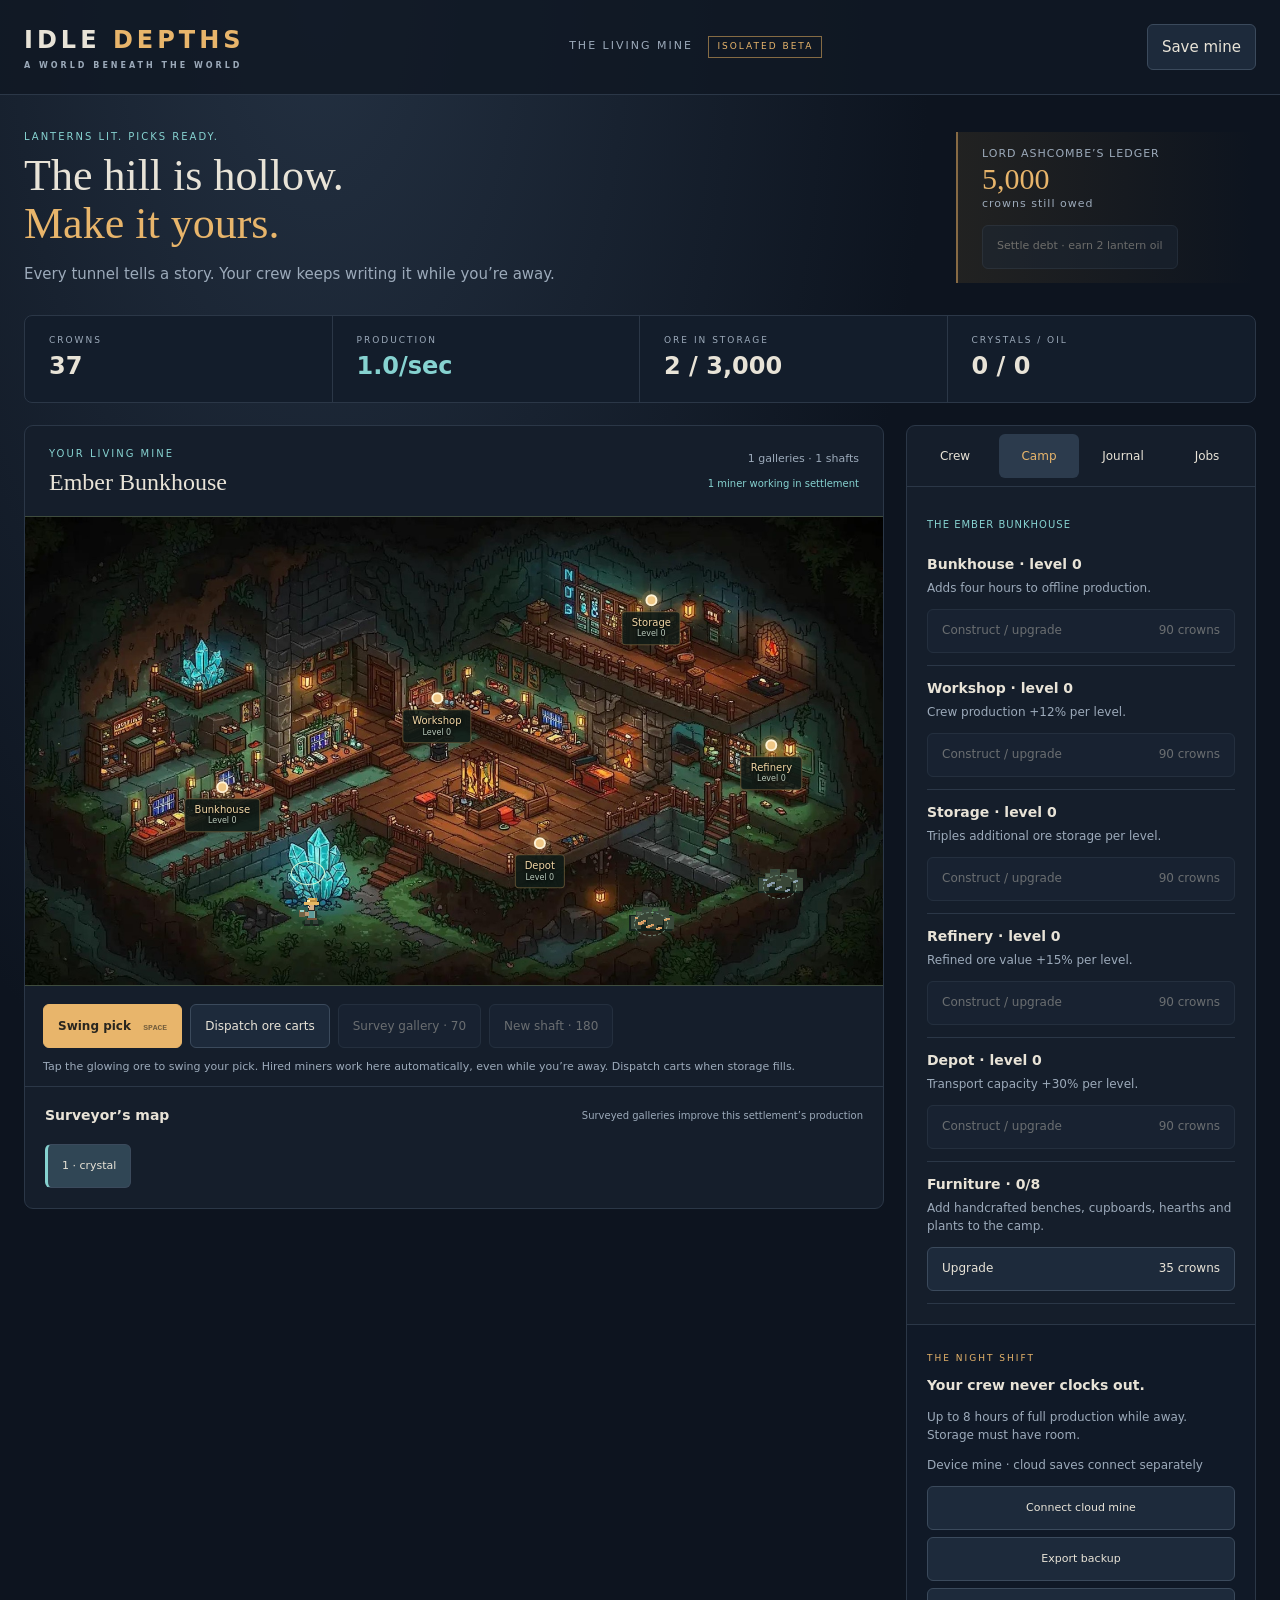
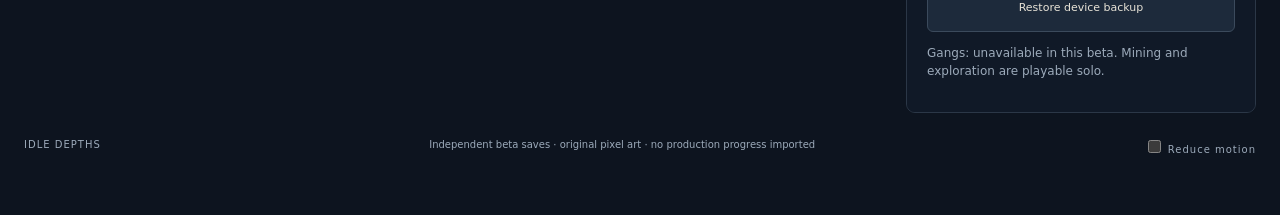
<file: public/living-mine-beta/index.html>
<!doctype html><html lang="en"><head><meta charset="utf-8"><meta name="viewport" content="width=device-width,initial-scale=1,viewport-fit=cover"><meta name="theme-color" content="#111925"><title>IDLE DEPTHS · Living Mine Beta</title><link rel="icon" href="../icon.svg"><link rel="stylesheet" href="style.css"></head><body><header><a class="brand" href="/">IDLE <span>DEPTHS</span><small>A WORLD BENEATH THE WORLD</small></a><div class="beta">THE LIVING MINE <span>ISOLATED BETA</span></div><button id="save">Save mine</button></header><main><section class="intro"><div><p class="eyebrow">LANTERNS LIT. PICKS READY.</p><h1>The hill is hollow.<br><em>Make it yours.</em></h1><p>Every tunnel tells a story. Your crew keeps writing it while you’re away.</p></div><div class="ledger"><small>LORD ASHCOMBE’S LEDGER</small><strong id="debt"></strong><span>crowns still owed</span><button data-action="debt">Settle debt · earn 2 lantern oil</button></div></section><section class="stats" aria-label="Mine resources"><div><small>CROWNS</small><strong id="cash">—</strong></div><div><small>PRODUCTION</small><strong id="rate">—</strong></div><div><small>ORE IN STORAGE</small><strong id="ore">—</strong></div><div><small>CRYSTALS / OIL</small><strong id="crystals">—</strong></div></section><section class="workspace"><div class="mine"><div class="scene-head"><div><p class="eyebrow">YOUR LIVING MINE</p><h2 id="biome">The Cutting</h2></div><div class="scene-tools"><span id="depth"></span><span id="crew-scene-status" class="crew-scene-status" role="status">1 miner at work</span></div></div><div class="canvas-wrap" id="scene-stage"><div id="settlement-scene" class="settlement-scene"><img src="assets/ember-settlement-reference.jpeg" alt="Your furnished underground settlement, with stone terraces, timber walkways, warm lanterns and glowing cyan crystals." width="1536" height="838"><canvas id="settlement-workers" width="768" height="419" aria-label="Animated hired miners working the settlement ore deposits"></canvas><div id="settlement-ores"></div><div id="settlement-hotspots"></div></div></div><div class="mine-controls"><button class="primary" data-action="mine">Swing pick <kbd>SPACE</kbd></button><button data-action="haul">Dispatch ore carts</button><button data-action="explore" id="explore"></button><button data-action="shaft" id="shaft"></button></div><p class="hint">Tap the glowing ore to swing your pick. Hired miners work here automatically, even while you’re away. Dispatch carts when storage fills.</p><div class="map-head"><h3>Surveyor’s map</h3><span>Surveyed galleries improve this settlement’s production</span></div><div id="map" class="map"></div></div><aside><nav aria-label="Mine panels"><button data-tab="crew" aria-selected="false">Crew</button><button data-tab="settlement" aria-selected="true">Camp</button><button data-tab="journal">Journal</button><button data-tab="contracts">Jobs</button></nav><div id="panel"></div><section class="shift"><small>THE NIGHT SHIFT</small><h3>Your crew never clocks out.</h3><p id="offline-info">Up to 8 hours of full production while you’re away.</p><p id="mode">Opening the mine…</p><button id="cloud">Connect cloud mine</button><button id="export">Export backup</button><label class="import">Restore device backup<input id="import" type="file" accept="application/json"></label><p>Gangs: unavailable in this beta. Mining and exploration are playable solo.</p></section></aside></section><footer>IDLE DEPTHS <span>Independent beta saves · original pixel art · no production progress imported</span><label><input type="checkbox" id="motion"> Reduce motion</label></footer></main><div id="toast" role="status" aria-live="polite"></div><script type="module" src="ui.js"></script></body></html>
</file>
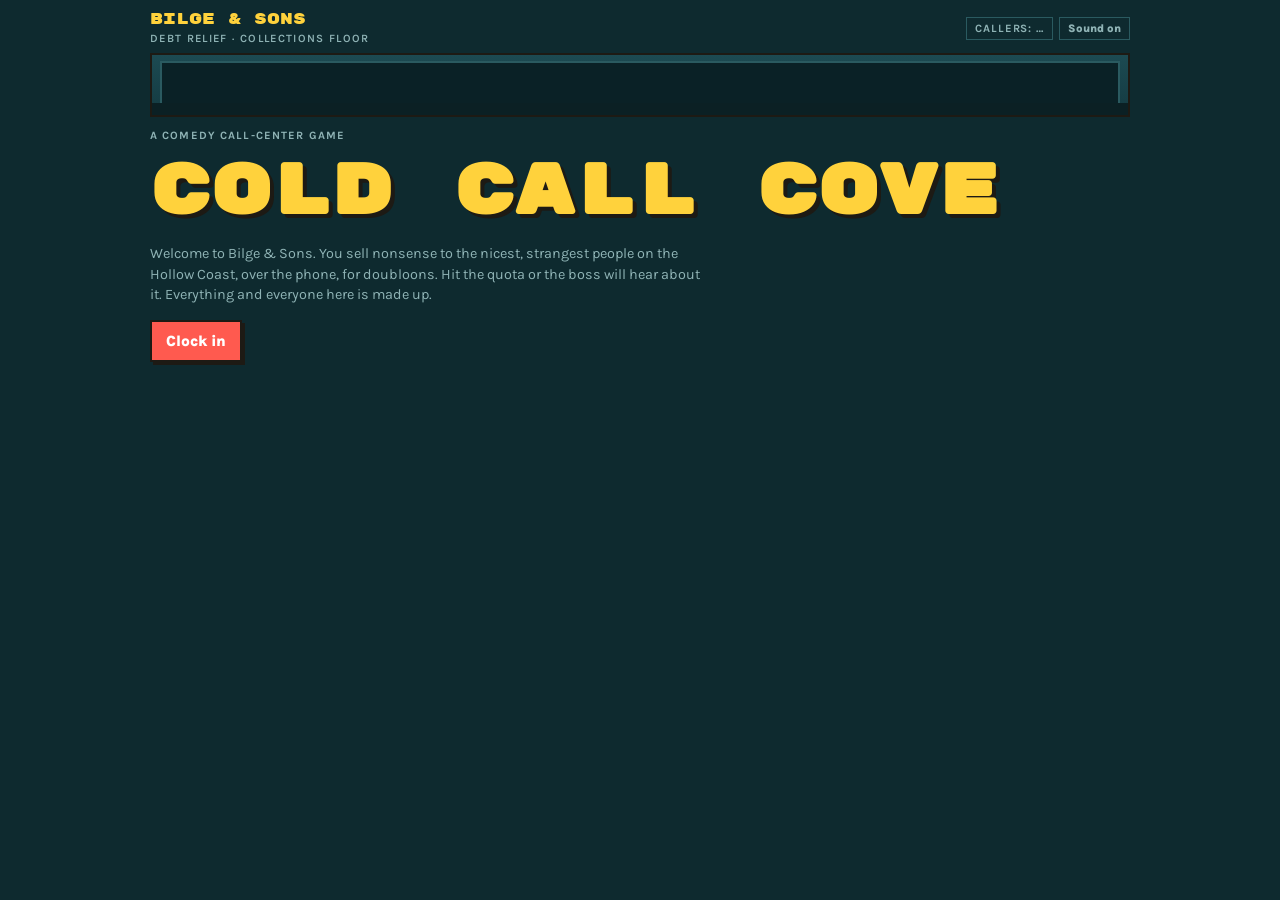
<file: public/scam/index.html>
<!doctype html>
<html lang="en">
<head>
<meta charset="utf-8">
<meta name="viewport" content="width=device-width,initial-scale=1,viewport-fit=cover">
<meta name="theme-color" content="#0e2a2f">
<title>Cold Call Cove</title>
<link rel="stylesheet" href="https://fonts.googleapis.com/css2?family=Rubik+Mono+One&family=Karla:wght@400;600;800&family=VT323&display=swap">
<style>
/* A call-center desk in a harbor town. Teal wall, yellow legal pad, red phone, green CRT. */
:root{
  --wall:#0e2a2f;--wall2:#143a41;--desk:#5a3f28;--paper:#f3e3a4;--ink:#1d1a14;--phone:#d63a2f;
  --crt:#8dffb0;--crt-bg:#06140d;--hot:#ff5a4f;--gold:#ffd23c;--mute:#8fb3b5;--line:#2a5a60;
  --display:"Rubik Mono One","Arial Black",Impact,sans-serif;--body:"Karla",system-ui,sans-serif;--crt-font:"VT323","Courier New",monospace;
  color-scheme:dark;
}
*{box-sizing:border-box}
[hidden]{display:none!important}
html,body{margin:0;background:var(--wall);color:#e8f4f2;font:16px/1.45 var(--body)}
body{min-height:100vh;padding:0 14px calc(40px + env(safe-area-inset-bottom,0px))}
.wrap{max-width:980px;margin:0 auto}
h1,h2,h3{font-family:var(--display);text-transform:uppercase;margin:0;line-height:1.05;letter-spacing:.01em}
p{margin:0}
button{font:800 .95rem var(--body);cursor:pointer;border:2px solid var(--ink);background:var(--paper);color:var(--ink);padding:10px 14px;box-shadow:3px 3px 0 var(--ink);text-align:center}
button:active:not(:disabled){transform:translate(2px,2px);box-shadow:1px 1px 0 var(--ink)}
button:disabled{opacity:.45;cursor:default}
button:focus-visible,input:focus-visible{outline:3px solid var(--gold);outline-offset:2px}
.hot{background:var(--hot);color:#fff}.gold{background:var(--gold)}
.top{display:grid;grid-template-columns:1fr auto;gap:10px;align-items:center;padding-block:12px 8px}
.brand{font:400 .95rem var(--display);color:var(--gold);line-height:1.1}
.brand small{display:block;font:600 .7rem var(--body);color:var(--mute);letter-spacing:.12em;text-transform:uppercase;margin-top:3px}
.tags{display:flex;gap:6px;align-items:center;flex-wrap:wrap;justify-content:flex-end}
.tag{font:700 .7rem var(--body);letter-spacing:.08em;text-transform:uppercase;padding:4px 8px;border:1px solid var(--line);color:var(--mute)}
.tag.ai{border-color:var(--crt);color:var(--crt)}
.snd{padding:4px 8px;font-size:.7rem;box-shadow:none;background:none;color:var(--mute);border:1px solid var(--line)}
.quota{display:grid;gap:4px;margin-bottom:10px}
.quota .row{display:flex;justify-content:space-between;font:800 .8rem var(--body);letter-spacing:.06em;text-transform:uppercase}
.qbar{height:16px;background:#071a1e;border:2px solid var(--ink);position:relative;overflow:hidden}
.qbar i{display:block;height:100%;background:repeating-linear-gradient(45deg,var(--gold) 0 10px,#e0b21c 10px 20px);transition:width .8s cubic-bezier(.2,.9,.3,1)}
.qbar b{position:absolute;right:6px;top:-2px;font:700 .8rem var(--crt-font)}
.office{position:relative;height:64px;margin-bottom:12px;background:linear-gradient(#1c4a52,#143a41);border:2px solid var(--ink);overflow:hidden}
.office .win{position:absolute;inset:6px 8px;background:#0a2126;border:2px solid #2a5a60}
.office .floor{position:absolute;left:0;right:0;bottom:0;height:12px;background:#0b2024}
.boss{position:absolute;bottom:10px;left:-60px;width:44px;height:56px;transition:left 3.2s linear}
.boss.in{left:calc(100% - 70px)}
.boss.warn .eye{fill:#ff5a4f}
.sign{position:absolute;right:12px;top:8px;font:400 .7rem var(--display);color:var(--hot);opacity:0;transition:opacity .2s}
.sign.on{opacity:1;animation:blink .5s steps(2) infinite}
@keyframes blink{50%{opacity:.2}}
.desk{display:grid;grid-template-columns:minmax(0,300px) minmax(0,1fr);gap:14px}
@media(max-width:760px){.desk{grid-template-columns:1fr}}
.card{background:var(--wall2);border:2px solid var(--ink);padding:14px;box-shadow:5px 5px 0 #071a1e;display:grid;gap:10px;align-content:start;min-width:0}
.pad{background:var(--paper);color:var(--ink);border-color:var(--ink)}
.pad h3,.pad h2{color:var(--ink)}
.face{background:#0a2126;border:2px solid var(--ink);display:grid;place-items:center;padding:8px}
.face svg{width:min(60%,150px);height:auto;display:block}
.ring{animation:ring .4s infinite}
@keyframes ring{25%{transform:translateX(-3px) rotate(-2deg)}75%{transform:translateX(3px) rotate(2deg)}}
.eye{animation:bl 4s infinite}
@keyframes bl{0%,94%,100%{transform:scaleY(1)}97%{transform:scaleY(.1)}}
.eye{transform-box:fill-box;transform-origin:center}
.name{font:400 1.05rem var(--display);color:var(--gold)}
.job{font-size:.85rem;color:var(--mute)}
.meter{height:12px;background:#071a1e;border:2px solid var(--ink)}
.meter i{display:block;height:100%;background:linear-gradient(90deg,var(--hot),var(--gold),var(--crt));transition:width .5s}
.pips{display:flex;gap:4px}.pips i{width:100%;height:8px;background:#071a1e;border:1px solid var(--line)}.pips i.on{background:var(--gold)}
.small{font:700 .7rem var(--body);letter-spacing:.1em;text-transform:uppercase;color:var(--mute)}
.pad .small{color:#6b5d2a}
.crt{background:var(--crt-bg);border:3px solid var(--ink);box-shadow:inset 0 0 40px #000,5px 5px 0 #071a1e;color:var(--crt);font:1.35rem/1.15 var(--crt-font);padding:12px;display:grid;grid-template-rows:1fr auto auto;gap:10px;min-height:440px;min-width:0;position:relative}
.crt::after{content:"";position:absolute;inset:0;background:repeating-linear-gradient(0deg,rgba(0,0,0,.18) 0 1px,transparent 1px 3px);pointer-events:none}
.chat{overflow-y:auto;max-height:340px;display:grid;gap:8px;align-content:start;padding-right:4px}
.msg{max-width:92%;white-space:pre-wrap;word-break:break-word}
.msg.c::before{content:attr(data-who) " > ";color:var(--gold)}
.msg.p{justify-self:end;color:#cfe;text-align:right}
.msg.p::before{content:"you > ";color:#5aa}
.msg.sys{color:var(--mute);font-size:1.1rem}
.cursor::after{content:"▮";animation:blink 1s steps(2) infinite}
.tones{display:grid;grid-template-columns:repeat(5,1fr);gap:6px}
.tones button{padding:7px 2px;font-size:.78rem;background:#0d2a1c;color:var(--crt);border-color:var(--crt);box-shadow:none}
.tones button:hover:not(:disabled){background:var(--crt);color:#042}
.inrow{display:grid;grid-template-columns:1fr auto;gap:8px}
.inrow input{font:1.3rem var(--crt-font);background:#031008;color:var(--crt);border:2px solid var(--crt);padding:8px 10px;min-width:0}
.inrow button{background:var(--crt);color:#042;border-color:#042;box-shadow:none}
.actions{display:grid;grid-template-columns:1fr 1fr;gap:8px}
.stamp{position:absolute;inset:0;display:none;place-items:center;pointer-events:none;z-index:3}
.stamp.on{display:grid}
.stamp span{font:400 3rem var(--display);color:var(--hot);border:6px solid var(--hot);padding:6px 18px;transform:rotate(-10deg);animation:stamp .45s cubic-bezier(.2,1.6,.4,1) both;background:rgba(6,20,13,.82)}
.stamp.good span{color:var(--crt);border-color:var(--crt)}
@keyframes stamp{from{transform:rotate(-10deg) scale(3);opacity:0}to{transform:rotate(-10deg) scale(1);opacity:1}}
.coin{position:fixed;width:16px;height:16px;border-radius:50%;background:var(--gold);border:2px solid #8a6a00;z-index:40;pointer-events:none;transition:transform .9s cubic-bezier(.5,0,.7,.3),opacity .9s}
.modal{position:fixed;inset:0;background:rgba(3,12,14,.82);display:none;place-items:center;padding:18px;z-index:30}
.modal.on{display:grid}
.modal>div{max-width:560px;width:100%}
.desktop{background:#1b4b88;border:3px solid var(--ink);padding:14px;display:grid;gap:12px;min-height:240px;color:#fff;font:600 .9rem var(--body)}
.desktop .icons{display:flex;gap:18px;flex-wrap:wrap}
.icon{background:none;border:0;box-shadow:none;color:#fff;text-align:center;padding:4px;width:84px}
.icon i{display:block;width:44px;height:52px;background:#f3f3f3;margin:0 auto 4px;border:2px solid #222;position:relative}
.icon i::after{content:"";position:absolute;left:6px;right:6px;top:10px;height:3px;background:#999;box-shadow:0 8px #999,0 16px #999}
.win98{background:#d8d8d8;color:#111;border:2px solid #fff;border-right-color:#555;border-bottom-color:#555;padding:10px;font:1.1rem var(--crt-font)}
.prog{height:12px;background:#fff;border:2px inset #888}.prog i{display:block;height:100%;background:#1b4b88;width:0;transition:width 1s linear}
.sheet{background:#fff;color:#111;border:3px solid var(--ink);font:.8rem var(--body);display:grid;grid-template-columns:repeat(6,1fr);overflow:hidden;position:absolute;inset:0;z-index:5;align-content:start}
.sheet div{border:1px solid #bbb;padding:3px 6px;white-space:nowrap;overflow:hidden}
.sheet .h{background:#e4e4e4;font-weight:800}
.review{display:grid;gap:12px}
.big{font:400 2.2rem var(--display);color:var(--ink)}
.ups{display:grid;grid-template-columns:repeat(auto-fit,minmax(180px,1fr));gap:10px}
.ups button{text-align:left;display:grid;gap:4px}.ups small{font-weight:600;font-size:.8rem}
.toast{position:fixed;left:50%;top:14px;transform:translate(-50%,-30px);background:var(--hot);color:#fff;font:800 .9rem var(--body);padding:8px 14px;border:2px solid var(--ink);opacity:0;pointer-events:none;transition:.25s;z-index:50;max-width:92vw}
.toast.on{opacity:1;transform:translate(-50%,0)}
.toast.good{background:var(--crt);color:#042}
.title{display:grid;gap:14px;justify-items:start}
.title h1{font-size:clamp(2.2rem,8vw,4.4rem);color:var(--gold);text-shadow:4px 4px 0 var(--ink)}
.note{color:var(--mute);font-size:.9rem;max-width:62ch}
@media(prefers-reduced-motion:reduce){*{animation:none!important;transition:none!important}}
</style>
</head>
<body>
<div class="wrap">
  <div class="top">
    <div class="brand">Bilge &amp; Sons<small>Debt Relief · Collections Floor</small></div>
    <div class="tags"><span class="tag" id="aiTag">Callers: …</span><button class="snd" id="snd">Sound on</button></div>
  </div>
  <div class="quota" id="quota" hidden>
    <div class="row"><span id="dayLbl">Day 1</span><span id="quotaLbl">0 / 350 doubloons</span></div>
    <div class="qbar"><i id="qFill" style="width:0"></i></div>
  </div>
  <div class="office" id="office" aria-hidden="true">
    <div class="win"></div><div class="floor"></div>
    <svg class="boss" id="boss" viewBox="0 0 44 56"><rect x="8" y="20" width="28" height="34" fill="#243b66"/><path d="M18 20 L22 32 L26 20Z" fill="#fff"/><path d="M21 24 h2 v14 h-2z" fill="#d63a2f"/><circle cx="22" cy="12" r="10" fill="#e8c9a8"/><rect x="11" y="3" width="22" height="5" fill="#222"/><circle cx="18" cy="12" r="1.8" class="eye" fill="#111"/><circle cx="26" cy="12" r="1.8" class="eye" fill="#111"/><path d="M17 17 h10" stroke="#222" stroke-width="2"/></svg>
    <div class="sign" id="sign">BOSS INCOMING</div>
  </div>
  <main id="screen"></main>
</div>
<div class="modal" id="peek"><div></div></div>
<div class="toast" id="toast"></div>

<script type="module">
import { CALLERS, CALLER_IDS, PRODUCTS, TONES, TURNS } from "./callers.js";

const $ = id => document.getElementById(id);
const el = (t, c, x) => { const e = document.createElement(t); if (c) e.className = c; if (x != null) e.textContent = x; return e; };
const pick = a => a[Math.floor(Math.random() * a.length)];
const shuffle = a => { a = a.slice(); for (let i = a.length - 1; i > 0; i--) { const j = Math.floor(Math.random() * (i + 1)); [a[i], a[j]] = [a[j], a[i]]; } return a; };
const wait = ms => new Promise(r => setTimeout(r, ms));
const store = { get(k) { try { return JSON.parse(localStorage.getItem(k)); } catch { return null; } }, set(k, v) { try { localStorage.setItem(k, JSON.stringify(v)); } catch {} } };

// ---- sound ----
const Snd = { ctx: null, on: store.get("cc_snd") !== false,
  init() { if (!this.ctx) { try { this.ctx = new (window.AudioContext || window.webkitAudioContext)(); } catch {} } if (this.ctx && this.ctx.state === "suspended") this.ctx.resume(); },
  tone(f, d, type = "square", v = .05, at = 0) { if (!this.on || !this.ctx) return; const c = this.ctx, o = c.createOscillator(), g = c.createGain(), t = c.currentTime + at; o.type = type; o.frequency.value = f; g.gain.setValueAtTime(v, t); g.gain.exponentialRampToValueAtTime(.0001, t + d); o.connect(g).connect(c.destination); o.start(t); o.stop(t + d + .02); },
  blip() { this.tone(300 + Math.random() * 200, .04, "square", .025); },
  ring() { for (let i = 0; i < 4; i++) { this.tone(880, .09, "square", .05, i * .14); this.tone(660, .09, "square", .05, i * .14 + .07); } },
  ding() { this.tone(988, .12, "square", .06); this.tone(1319, .3, "square", .06, .1); },
  buzz() { this.tone(110, .35, "sawtooth", .07); },
  click() { this.tone(200, .05, "square", .05); },
};
$("snd").onclick = () => { Snd.init(); Snd.on = !Snd.on; store.set("cc_snd", Snd.on); $("snd").textContent = Snd.on ? "Sound on" : "Sound off"; };
$("snd").textContent = Snd.on ? "Sound on" : "Sound off";
function toast(m, good) { const t = $("toast"); t.textContent = m; t.className = "toast on" + (good ? " good" : ""); clearTimeout(toast.t); toast.t = setTimeout(() => t.classList.remove("on"), 2600); }

// ---- the people: faces are drawn from the cast data ----
function faceSVG(c) {
  const hairBack = { bun: `<circle cx="60" cy="14" r="12" fill="${c.hair}"/>`, wrap: "", curly: "" }[c.style] || "";
  const top = {
    bun: `<path d="M26 56 C24 24 96 24 94 56 C84 38 36 38 26 56Z" fill="${c.hair}"/>`,
    cap: `<path d="M24 50 C26 20 94 20 96 50Z" fill="${c.accent}"/><rect x="20" y="46" width="52" height="8" rx="3" fill="${c.accent}"/>`,
    slick: `<path d="M26 54 C24 18 96 18 94 54 C86 34 40 32 26 54Z" fill="${c.hair}"/>`,
    swoop: `<path d="M26 58 C22 16 100 14 94 52 C80 34 52 30 26 58Z" fill="${c.hair}"/>`,
    curly: [..."0123456"].map((_, i) => `<circle cx="${30 + i * 10}" cy="${30 - Math.abs(3 - i) * 3}" r="10" fill="${c.hair}"/>`).join(""),
    bob: `<path d="M24 80 C14 20 106 20 96 80 L88 80 C90 44 30 44 32 80Z" fill="${c.hair}"/>`,
    wrap: `<path d="M24 52 C22 14 98 14 96 52Z" fill="${c.accent}"/><circle cx="60" cy="18" r="6" fill="${c.hair}"/>`,
  }[c.style];
  const hat = c.hat ? `<path d="M70 18 l22 -8 l-6 16Z" fill="${c.accent}"/>` : "";
  const must = c.mustache ? `<path d="M44 72 C52 66 68 66 76 72 C68 76 52 76 44 72Z" fill="${c.hair}"/>` : "";
  const beard = c.beard ? `<path d="M30 70 C34 110 86 110 90 70 C80 84 40 84 30 70Z" fill="${c.hair}"/>` : "";
  const glasses = c.glasses ? `<g fill="none" stroke="#222" stroke-width="2.4"><circle cx="46" cy="58" r="9"/><circle cx="74" cy="58" r="9"/><path d="M55 58 h10"/></g>` : "";
  return `<svg viewBox="0 0 120 140" aria-hidden="true">
    <path d="M10 140 C12 108 34 100 60 100 C86 100 108 108 110 140Z" fill="${c.accent}"/>
    <rect x="50" y="86" width="20" height="18" fill="${c.skin}" style="filter:brightness(.86)"/>${hairBack}
    <ellipse cx="60" cy="58" rx="34" ry="38" fill="${c.skin}"/>${top}${hat}
    <circle cx="46" cy="58" r="3.2" class="eye" fill="#1a1410"/><circle cx="74" cy="58" r="3.2" class="eye" fill="#1a1410"/>${glasses}
    <path d="M40 46 h12 M68 46 h12" stroke="${c.hair}" stroke-width="3" stroke-linecap="round" opacity=".8"/>
    ${beard}<ellipse id="mouth" cx="60" cy="80" rx="9" ry="2.2" fill="#6b2a2a"/>${must}
  </svg>`;
}
function setMouth(open) { const m = document.getElementById("mouth"); if (m) m.setAttribute("ry", open ? 6 : 2.2); }

// ---- game state ----
const QUOTAS = [350, 650, 1000], CALLS = 4;
const UPS = { headset: { n: "Good headset", d: "Callers start with +10 trust." }, mug: { n: "Lucky mug", d: "Every deal pays 15% more." }, binder: { n: "Script binder", d: "Shows what each caller likes, without peeking." } };
let G = null, aiMode = null;

function newGame() { return { day: 0, earned: 0, total: 0, ups: {}, fines: 0, queue: [], idx: 0, product: null, call: null }; }
function showTitle() {
  G = null; $("quota").hidden = true;
  const s = $("screen"); s.innerHTML = "";
  const t = el("div", "title");
  t.append(el("p", "small", "A comedy call-center game"), el("h1", "", "Cold Call Cove"));
  t.append(el("p", "note", "Welcome to Bilge & Sons. You sell nonsense to the nicest, strangest people on the Hollow Coast, over the phone, for doubloons. Hit the quota or the boss will hear about it. Everything and everyone here is made up."));
  const best = store.get("cc_best") || 0;
  if (best) t.append(el("p", "small", "Best career: " + best + " doubloons"));
  const go = el("button", "hot", "Clock in"); go.onclick = () => { Snd.init(); Snd.click(); G = newGame(); nextDay(); };
  t.append(go);
  s.append(t);
}

function setQuota() {
  $("quota").hidden = false; const q = QUOTAS[G.day - 1];
  $("dayLbl").textContent = "Day " + G.day + " of " + QUOTAS.length + " · call " + Math.min(G.idx + 1, CALLS) + "/" + CALLS;
  $("quotaLbl").textContent = Math.round(G.earned) + " / " + q + " doubloons";
  $("qFill").style.width = Math.min(100, G.earned / q * 100) + "%";
}
function nextDay() {
  G.day++; G.earned = 0; G.idx = 0; G.fines = 0;
  G.queue = shuffle(CALLER_IDS).slice(0, CALLS); G.product = pick(Object.keys(PRODUCTS));
  setQuota();
  const p = PRODUCTS[G.product], s = $("screen"); s.innerHTML = "";
  const c = el("div", "card pad");
  c.append(el("p", "small", "Morning briefing · Day " + G.day), el("h2", "", "Today we sell: " + p.name));
  c.append(el("p", "", `It ${p.pitch}. List price ${p.price} doubloons. Your quota is ${QUOTAS[G.day - 1]}. You have ${CALLS} calls. Callers may haggle, stall, or hang up.`));
  c.append(el("p", "small", "Boss patrols this floor. When he's on his way, hit Look Busy."));
  const b = el("button", "hot", "Take the first call"); b.onclick = () => { Snd.init(); Snd.click(); ring(); };
  c.append(b); s.append(c);
}

// ---- a call ----
async function ring() {
  const id = G.queue[G.idx], c = CALLERS[id]; setQuota();
  const s = $("screen"); s.innerHTML = "";
  const card = el("div", "card pad");
  card.append(el("p", "small", "Incoming call"), el("h2", "", "Ring ring…"));
  const f = el("div", "face ring"); f.innerHTML = faceSVG(c); card.append(f);
  card.append(el("p", "", "Unknown caller from the Cove."));
  const a = el("button", "hot", "Answer"); const stop = ringLoop(); a.onclick = () => { stop(); startCall(id); };
  card.append(a); s.append(card);
}
function ringLoop() { let on = true; (async () => { while (on) { Snd.ring(); await wait(1500); } })(); return () => { on = false; }; }

function startCall(id) {
  Snd.init(); Snd.click();
  const c = CALLERS[id], s = $("screen"); s.innerHTML = "";
  const call = G.call = { id, turn: 0, trust: 15 + (G.ups.headset ? 10 : 0), history: [], busy: false, done: false, peeked: new Set(), patrol: null };
  const wrap = el("div", "desk");
  // left: the caller
  const left = el("div", "card");
  const face = el("div", "face"); face.innerHTML = faceSVG(c);
  left.append(face, el("div", "name", c.name), el("div", "job", c.job));
  left.append(el("p", "small", "Trust"));
  const m = el("div", "meter"); const mi = el("i"); mi.style.width = call.trust + "%"; m.append(mi); left.append(m);
  left.append(el("p", "small", "Patience"));
  const pips = el("div", "pips"); for (let i = 0; i < TURNS; i++) pips.append(el("i", "on")); left.append(pips);
  if (G.ups.binder) left.append(el("p", "note", `Likes ${c.weak}. Hates ${c.hates}.`));
  const acts = el("div", "actions"); const peek = el("button", "", "Peek at screen"), busy = el("button", "gold", "Look busy"); acts.append(peek, busy); left.append(acts);
  // right: the CRT
  const crt = el("div", "crt");
  const chat = el("div", "chat"); crt.append(chat);
  const tones = el("div", "tones"); const labels = { charm: "Charm", flatter: "Flatter", pressure: "Pressure", facts: "Facts", silly: "Silly" };
  TONES.forEach(t => { const b = el("button", "", labels[t]); b.dataset.t = t; tones.append(b); }); crt.append(tones);
  const row = el("form", "inrow"); const inp = el("input"); inp.id = "line"; inp.placeholder = "Type your pitch, or tap a tone"; inp.maxLength = 200; inp.autocomplete = "off";
  const sendBtn = el("button", "", "Send"); sendBtn.type = "submit"; row.append(inp, sendBtn); crt.append(row);
  const stamp = el("div", "stamp"); crt.append(stamp);
  const sheet = el("div", "sheet"); sheet.hidden = true; fillSheet(sheet); crt.append(sheet);
  wrap.append(left, crt); s.append(wrap);
  call.ui = { chat, mi, pips, tones, inp, sendBtn, stamp, sheet, face };
  const lock = on => { call.busy = on; inp.disabled = sendBtn.disabled = on; for (const b of tones.children) b.disabled = on; };
  call.lock = lock;

  const hang = el("button", "", "Hang up"); hang.type = "button"; hang.onclick = () => endCall("You hung up.", false); row.append(hang);
  row.style.gridTemplateColumns = "1fr auto auto";
  call.lastTone = "charm";
  tones.onclick = e => { const b = e.target.closest("button"); if (b && !call.busy) { call.lastTone = b.dataset.t; send(b.dataset.t, inp.value.trim()); } };
  row.onsubmit = e => { e.preventDefault(); if (call.busy) return; send(call.lastTone, inp.value.trim()); };
  peek.onclick = () => openPeek(c, call);
  busy.onclick = () => toggleBusy();
  window.onkeydown = e => { if (e.key === "Escape") toggleBusy(); };

  say(call, c.greet, c.name).then(() => { lock(false); inp.focus(); });
  lock(true); schedulePatrol(call);
}

function fillSheet(sh) {
  sh.innerHTML = "";
  const hdr = ["Account", "Region", "Q3", "Q4", "Var", "Notes"]; hdr.forEach(h => sh.append(el("div", "h", h)));
  const rows = [["Brine-0417", "North", "1,204", "1,311", "+107", "ok"], ["Brine-0422", "Harbor", "904", "880", "-24", "check"], ["Kelp-0031", "Salt", "2,400", "2,455", "+55", "ok"], ["Kelp-0044", "Reef", "310", "301", "-9", "n/a"], ["Tide-1109", "North", "1,822", "1,990", "+168", "ok"], ["Tide-1120", "Dock", "77", "95", "+18", "ok"], ["Fog-0005", "Pier", "5,010", "5,100", "+90", "FINAL_v7"]];
  rows.forEach(r => r.forEach(x => sh.append(el("div", "", x))));
}
function toggleBusy() { const call = G && G.call; if (!call || !call.ui) return; call.ui.sheet.hidden = !call.ui.sheet.hidden; Snd.click(); }

async function say(call, text, who) {
  const m = el("div", "msg c cursor"); m.dataset.who = who.split(" ").slice(-1)[0].toLowerCase();
  call.ui.chat.append(m);
  for (let i = 1; i <= text.length; i++) { m.textContent = text.slice(0, i); if (i % 2) { setMouth(text[i - 1] !== " "); Snd.blip(); } call.ui.chat.scrollTop = 1e6; await wait(24); }
  setMouth(false); m.classList.remove("cursor");
}
const CANNED = {
  charm: ["Good morning! You have such a lovely voice. Do you have a minute for a little something?", "Hello, friend! I'm calling about an exclusive offer made for people just like you."],
  flatter: ["I can tell I'm speaking to a person of real taste and judgment. May I show you something special?", "People say you're the smartest in the Cove. I believe it already."],
  pressure: ["This offer ends in ten minutes, and I can't hold it. Do you want it or not?", "Everyone on your street already signed up. Don't be the last one."],
  facts: ["Studies show 9 in 10 harbor residents are not fully covered. The numbers are very clear.", "According to our records, you qualify. Here is exactly how it works."],
  silly: ["Would you like to hear about a deal so good it's illegal in at least two puddles?", "Quick question: have you ever wanted to own a small piece of absolutely nothing?"],
};

async function send(tone, text) {
  const call = G.call, c = CALLERS[call.id], prod = PRODUCTS[G.product];
  if (call.busy || call.done) return;
  if (!text) text = pick(CANNED[tone]);
  call.ui.inp.value = ""; call.lock(true); Snd.click();
  const pm = el("div", "msg p", text); call.ui.chat.append(pm); call.ui.chat.scrollTop = 1e6;
  call.turn++; for (let i = 0; i < TURNS; i++) call.ui.pips.children[i].classList.toggle("on", i < TURNS - call.turn);
  const thinking = el("div", "msg sys", "…"); call.ui.chat.append(thinking);
  let r;
  try {
    const res = await fetch("/api/scam/talk", { method: "POST", headers: { "content-type": "application/json" }, body: JSON.stringify({ caller: call.id, product: G.product, history: call.history, text, tone, trust: Math.round(call.trust), turn: call.turn }) });
    r = await res.json(); if (!res.ok) throw new Error(r.error);
  } catch { r = { say: pick(c.lines), trust_delta: 0, deal: null, hangup: false, mode: "script" }; }
  thinking.remove();
  setAI(r.mode);
  call.history.push({ r: "p", t: text }); call.history.push({ r: "c", t: r.say });
  call.trust = Math.max(0, Math.min(100, call.trust + r.trust_delta)); call.ui.mi.style.width = call.trust + "%";
  await say(call, r.say, c.name);
  if (r.deal) { await closeDeal(call, r.deal); return; }
  if (r.hangup) { await endCall(c.name + " hung up.", false); return; }
  if (call.turn >= TURNS) { await endCall("Out of patience. " + c.name + " hung up.", false); return; }
  call.lock(false); call.ui.inp.focus();
}
function setAI(mode) { if (!mode) return; aiMode = mode; const t = $("aiTag"); t.textContent = mode === "ai" ? "Callers: AI" : "Callers: scripted"; t.classList.toggle("ai", mode === "ai"); }

async function closeDeal(call, amount) {
  call.done = true; const pay = Math.round(amount * (G.ups.mug ? 1.15 : 1));
  call.ui.stamp.innerHTML = ""; call.ui.stamp.className = "stamp on good"; call.ui.stamp.append(el("span", "", "SOLD +" + pay)); Snd.ding();
  coins(call.ui.stamp); G.earned += pay; G.total += pay; setQuota();
  await wait(1700); call.ui.stamp.className = "stamp"; afterCall("Deal closed: " + pay + " doubloons.");
}
async function endCall(msg, deal) {
  const call = G.call; if (call.done) return; call.done = true; call.lock(true);
  call.ui.stamp.innerHTML = ""; call.ui.stamp.className = "stamp on"; call.ui.stamp.append(el("span", "", "NO SALE")); Snd.buzz();
  await wait(1400); call.ui.stamp.className = "stamp"; afterCall(msg);
}
function coins(from) {
  const r = from.getBoundingClientRect(), q = $("qFill").getBoundingClientRect();
  for (let i = 0; i < 12; i++) { const c = el("div", "coin"); c.style.left = r.left + r.width / 2 + "px"; c.style.top = r.top + r.height / 2 + "px"; document.body.append(c);
    requestAnimationFrame(() => { c.style.transform = `translate(${q.left - r.left - r.width / 2 + Math.random() * 60}px,${q.top - r.top - r.height / 2}px) scale(.5)`; c.style.opacity = .1; }); setTimeout(() => c.remove(), 1000); }
}
function afterCall(msg) {
  clearTimeout(G.call.patrolT); stopPatrol(); window.onkeydown = null;
  G.idx++; setQuota();
  const s = $("screen"); s.innerHTML = "";
  const c = el("div", "card pad"); c.append(el("p", "small", "Call ended"), el("h2", "", msg));
  const last = G.idx >= CALLS;
  const b = el("button", "hot", last ? "End of shift" : "Next call"); b.onclick = () => { Snd.init(); Snd.click(); last ? review() : ring(); };
  c.append(b); s.append(c);
}

// ---- the boss: he walks past, and if you aren't looking busy it costs you ----
function schedulePatrol(call) { call.patrolT = setTimeout(() => patrol(call), 18000 + Math.random() * 16000); }
async function patrol(call) {
  if (!G || G.call !== call || call.done) return;
  const boss = $("boss"), sign = $("sign"); sign.classList.add("on"); boss.classList.add("warn"); Snd.tone(220, .2, "square", .06);
  boss.classList.add("in"); await wait(3300); sign.classList.remove("on");
  if (!G || G.call !== call) { stopPatrol(); return; }
  const busy = call.ui && !call.ui.sheet.hidden;
  if (busy) { toast("Boss: 'Good. Busy.'", true); }
  else if (!call.done) { G.earned = Math.max(0, G.earned - 40); G.fines += 40; setQuota(); Snd.buzz(); toast("Caught slacking! Fined 40 doubloons."); }
  await wait(900); stopPatrol();
  if (G && G.call === call && !call.done) schedulePatrol(call);
}
function stopPatrol() { const boss = $("boss"); boss.style.transition = "none"; boss.classList.remove("in", "warn"); $("sign").classList.remove("on"); void boss.offsetWidth; boss.style.transition = ""; }

// ---- peeking at their screen ----
function openPeek(c, call) {
  const m = $("peek"), box = m.firstElementChild; box.innerHTML = "";
  const d = el("div", "desktop"); d.append(el("b", "", "REMOTE VIEW · " + c.name + "'s computer"));
  const icons = el("div", "icons"); const out = el("div", "win98", "Click a file to look inside.");
  c.hints.forEach((h, i) => {
    const b = el("button", "icon"); b.append(el("i"), el("span", "", ["diary", "browser", "files"][i]));
    b.onclick = () => { out.innerHTML = ""; out.append(el("div", "", "Opening…")); const p = el("div", "prog"), pi = el("i"); p.append(pi); out.append(p); requestAnimationFrame(() => pi.style.width = "100%"); Snd.click();
      setTimeout(() => { out.textContent = h; call.peeked.add(i); }, 1000); };
    icons.append(b);
  });
  const close = el("button", "gold", "Close"); close.onclick = () => m.classList.remove("on");
  d.append(icons, out, close); box.append(d); m.classList.add("on");
}

// ---- end of day ----
function review() {
  const q = QUOTAS[G.day - 1], ok = G.earned >= q, s = $("screen"); s.innerHTML = "";
  const c = el("div", "card pad review");
  c.append(el("p", "small", "Boss review · Day " + G.day), el("div", "big", ok ? "QUOTA MET" : "QUOTA MISSED"));
  c.append(el("p", "", `You brought in ${Math.round(G.earned)} of ${q} doubloons${G.fines ? ` after ${G.fines} in fines` : ""}.`));
  c.append(el("p", "", ok ? pick(["Mr. Gruel: 'Acceptable. Don't let it go to your head.'", "Mr. Gruel: 'You may keep your desk. And the mug.'", "Mr. Gruel: 'Sold some nonsense today. Proud of you.'"]) : pick(["Mr. Gruel: 'I've seen better numbers on a sinking ship.'", "Mr. Gruel: 'Pack your things. The crab is taking your desk.'"])));
  if (!ok) {
    const best = Math.max(store.get("cc_best") || 0, G.total); store.set("cc_best", best);
    c.append(el("p", "small", "Career total: " + G.total + " doubloons"));
    const b = el("button", "hot", "Back to the lobby"); b.onclick = showTitle; c.append(b);
  } else if (G.day >= QUOTAS.length) {
    const best = Math.max(store.get("cc_best") || 0, G.total); store.set("cc_best", best);
    c.append(el("div", "big", "YOU WIN"), el("p", "", `Three days, ${G.total} doubloons, and the boss has run out of insults.`));
    const b = el("button", "hot", "Play again"); b.onclick = showTitle; c.append(b);
  } else {
    c.append(el("p", "small", "Pick a raise"));
    const ups = el("div", "ups");
    Object.entries(UPS).filter(([k]) => !G.ups[k]).forEach(([k, u]) => { const b = el("button", "", u.n); b.append(el("small", "", u.d)); b.onclick = () => { G.ups[k] = 1; Snd.ding(); nextDay(); }; ups.append(b); });
    if (!ups.children.length) { const b = el("button", "hot", "Next day"); b.onclick = nextDay; ups.append(b); }
    c.append(ups);
  }
  s.append(c);
}

showTitle();
</script>
</body>
</html>
</file>
<file: public/living-mine-beta/style.css>
:root{color-scheme:dark;--bg:#0d141f;--panel:#151e2b;--line:#2b3747;--text:#e8e3d7;--muted:#9caaba;--amber:#e8b56b;--cyan:#86d2d0}*{box-sizing:border-box}body{margin:0;background:radial-gradient(ellipse at 25% 0,#233041 0,transparent 45%),var(--bg);font:15px/1.5 system-ui,sans-serif;color:var(--text)}button,.import{font:inherit;border:1px solid #3b4a5c;background:#1d2a3b;color:var(--text);padding:11px 14px;min-height:44px;border-radius:6px;cursor:pointer;transition:background .15s}button:hover{background:#304259}button:focus-visible,a:focus-visible,input:focus-visible{outline:3px solid var(--cyan);outline-offset:3px}button:disabled{opacity:.4;cursor:default}header{display:flex;align-items:center;justify-content:space-between;gap:15px;padding:22px max(24px,calc((100vw - 1440px)/2));border-bottom:1px solid var(--line);background:#101824d9}.brand{font-size:24px;font-weight:900;letter-spacing:4px;color:var(--text);text-decoration:none}.brand span{color:var(--amber)}.brand small{display:block;font-size:8px;letter-spacing:3px;color:var(--muted);margin-top:2px}.beta{font-size:11px;letter-spacing:2px;color:var(--muted)}.beta span{display:inline-block;border:1px solid #856b44;color:var(--amber);padding:3px 8px;margin-left:10px;font-size:9px}main{max-width:1440px;margin:auto;padding:34px 24px}.intro{display:flex;justify-content:space-between;gap:24px;align-items:center;margin-bottom:30px}.eyebrow{font-size:10px;letter-spacing:2px;color:var(--cyan);margin:0 0 8px}h1{font-family:Georgia,serif;font-size:44px;line-height:1.1;margin:0 0 14px;font-weight:normal}h1 em{color:var(--amber);font-style:normal}.intro p:not(.eyebrow){color:var(--muted);margin:0}.ledger{border-left:2px solid #866a44;padding:14px 24px;background:linear-gradient(90deg,#b0823220,transparent);width:300px}.ledger small,.ledger span{display:block;color:var(--muted);font-size:11px;letter-spacing:1px}.ledger strong{font:30px Georgia;color:var(--amber)}.ledger button{font-size:11px;margin-top:12px}.stats{display:grid;grid-template-columns:repeat(4,1fr);border:1px solid var(--line);border-radius:8px;margin-bottom:22px;background:#131d2b}.stats>div{padding:18px 24px;border-right:1px solid var(--line)}.stats>div:last-child{border:0}.stats small{display:block;font-size:9px;letter-spacing:2px;color:var(--muted)}.stats strong{font-size:24px;font-weight:600}.stats>div:nth-child(2) strong{color:var(--cyan)}.workspace{display:grid;grid-template-columns:minmax(0,1fr) 350px;gap:22px}.mine,aside{border:1px solid var(--line);border-radius:9px;background:var(--panel);overflow:hidden}.scene-head{display:flex;justify-content:space-between;align-items:center;padding:20px 24px}.scene-head h2{font:24px Georgia;margin:0}.scene-head>span{font-size:11px;color:var(--muted)}.canvas-wrap{position:relative;background:#111926;border-block:1px solid var(--line)}canvas{display:block;width:100%;aspect-ratio:960/520;image-rendering:pixelated}.scene-label{position:absolute;left:18px;top:14px;font-size:9px;letter-spacing:2px;color:#d4ba8b;text-shadow:0 2px #0d141f}.scene-label span{display:block;color:#728899;margin-top:8px}.mine-controls{display:flex;flex-wrap:wrap;gap:8px;padding:18px 18px 0}.mine-controls button{font-size:12px}.primary{background:var(--amber);border-color:var(--amber);color:#29261f;font-weight:700}.primary:hover{background:#ffd397}kbd{font-size:8px;opacity:.6;margin-left:8px}.hint{font-size:11px;color:var(--muted);padding:0 18px}.map-head{display:flex;justify-content:space-between;align-items:center;padding:10px 20px;border-top:1px solid var(--line)}h3{font-size:14px;margin:8px 0}.map-head span{font-size:10px;color:var(--muted)}.map{display:flex;flex-wrap:wrap;gap:9px;padding:0 20px 20px}.map button{font-size:11px;border-left:3px solid var(--cyan)}.map .selected{background:#304655}nav{display:flex;border-bottom:1px solid var(--line);padding:8px;gap:4px}nav button{flex:1;background:transparent;border:0;padding:10px 4px;font-size:12px}nav button[aria-selected=true]{background:#2c3b4d;color:var(--amber)}#panel{padding:20px;min-height:360px}.card{border-bottom:1px solid var(--line);padding:12px 0}.card:first-child{padding-top:0}.card h3{margin:0 0 4px}.card p{font-size:12px;color:var(--muted);margin:3px 0 12px}.card button{width:100%;font-size:12px;display:flex;justify-content:space-between}.card img{width:48px;height:48px;image-rendering:pixelated}.tag{color:var(--cyan);font-size:10px;letter-spacing:1px}.shift{padding:20px;background:#101927;border-top:1px solid var(--line)}.shift small{color:var(--amber);font-size:9px;letter-spacing:2px}.shift p{font-size:12px;color:var(--muted)}.shift button,.import{display:block;width:100%;text-align:center;font-size:11px;margin:7px 0}.import input{display:none}footer{display:flex;justify-content:space-between;gap:16px;flex-wrap:wrap;padding:24px 0;color:var(--muted);font-size:10px;letter-spacing:1px}footer span{letter-spacing:0}#toast{position:fixed;bottom:25px;left:50%;transform:translateX(-50%);background:#e7bd80;color:#272622;box-shadow:0 8px 35px #0007;padding:14px 20px;border-radius:7px;max-width:90vw;font-size:13px;display:none;z-index:10}progress{width:100%;height:7px;accent-color:var(--amber)}@media(max-width:1000px){.workspace{grid-template-columns:minmax(0,1fr) 300px}.stats strong{font-size:19px}}@media(max-width:760px){header{padding:16px}.brand{font-size:19px}.beta{display:none}main{padding:24px 12px}.intro{align-items:flex-start}.intro h1{font-size:32px}.intro p:not(.eyebrow){font-size:12px}.ledger{width:155px;padding:8px 12px}.ledger strong{font-size:22px}.ledger small{font-size:8px}.ledger button{padding:8px;font-size:10px}.stats{grid-template-columns:repeat(2,1fr)}.stats>div{padding:12px 16px;border-bottom:1px solid var(--line)}.workspace{grid-template-columns:1fr;gap:16px}.scene-head{padding:15px}.scene-head h2{font-size:22px}canvas{min-height:235px;object-fit:cover}.mine-controls{display:grid;grid-template-columns:1fr 1fr;padding:12px 12px 0}.mine-controls button{padding:10px 6px}kbd{display:none}.map-head span{display:none}#panel{min-height:0}nav{position:sticky;top:0;background:var(--panel)}footer{padding:16px 5px}button{touch-action:manipulation}}@media(prefers-reduced-motion:reduce){*{transition:none!important}}
.mine{align-self:start}
/* The supplied scene is the settlement foundation. Gameplay stays in real controls. */
[hidden]{display:none!important}.scene-tools{display:flex;flex-direction:column;align-items:flex-end;gap:9px}.scene-tools>span{font-size:11px;color:var(--muted)}.scene-switch{display:flex;gap:4px}.scene-switch button{font-size:11px;padding:5px 12px;min-height:36px}.scene-switch button[aria-pressed=true]{color:var(--amber);background:#304237}.settlement-scene{position:relative;isolation:isolate;background:#0b1412}.settlement-scene>img{display:block;width:100%;height:auto;image-rendering:auto}.station{position:absolute;transform:translate(-50%,-50%);display:flex;flex-direction:column;align-items:center;justify-content:center;gap:5px;border:0;background:transparent!important;padding:5px;min-width:44px;min-height:44px;border-radius:6px;text-shadow:0 1px 3px #000;z-index:2}.station-dot{width:12px;height:12px;background:#efc785;border:2px solid #fff3d6;border-radius:50%;box-shadow:0 0 0 4px #e7b26724,0 0 16px #e7b26799}.station-label{display:block;white-space:nowrap;background:#101b17e6;border:1px solid #98794b85;border-radius:4px;padding:4px 9px;font-size:10px;line-height:1.35;color:#f1d6a5;box-shadow:0 2px 12px #0004}.station-label small{display:block;color:#b8c9bb;font-size:8px}.station:hover .station-label,.station:focus-visible .station-label{background:#3c4934;border-color:#f0c582}.constructing .station-dot{background:#80d0cb;box-shadow:0 0 12px #71c8c5}.constructing .station-label{border-color:#74bbb9}.canvas-wrap:has(.settlement-scene:not([hidden])){border-color:#3f4c3e}.card:focus-within{background:#deac5f0b}@media(max-width:760px){.scene-switch button{min-height:44px}.station-label{font-size:8px;padding:3px 5px}.station-label small{font-size:7px}.station-dot{width:8px;height:8px}.station{gap:3px;padding:3px}.scene-tools>span{font-size:9px}.scene-head .eyebrow{font-size:8px}}
#settlement-workers{position:absolute;inset:0;width:100%;height:100%;aspect-ratio:auto;min-height:0;object-fit:fill;pointer-events:none;image-rendering:pixelated;z-index:1}.crew-scene-status{font-size:10px!important;color:var(--cyan)!important}.ore-node{position:absolute;transform:translate(-50%,-50%);z-index:3;width:48px;height:48px;padding:0;min-width:44px;min-height:44px;border:0;border-radius:50%;background:transparent!important;display:grid;place-items:center}.ore-ring{width:34px;height:24px;border:1px dashed #b4e7d285;border-radius:50%;box-shadow:0 0 15px #7ecac327}.ore-node:hover .ore-ring,.ore-node:focus-visible .ore-ring,.ore-node[aria-pressed=true] .ore-ring{border-style:solid;border-color:#d4f5d4;box-shadow:0 0 15px #9cdbb04d}.ore-name{position:absolute;top:35px;white-space:nowrap;opacity:0;pointer-events:none;padding:3px 5px;background:#102016ef;color:#d1e8bd;border-radius:4px;font-size:9px}.ore-node:hover .ore-name,.ore-node:focus-visible .ore-name{opacity:1}.ore-node:disabled{opacity:.45}.station{z-index:4}@media(max-width:760px){.scene-head h2{font-size:20px}.crew-scene-status{max-width:130px;text-align:right}.ore-node{width:44px;height:44px}.ore-ring{width:26px;height:18px}}
</file>
